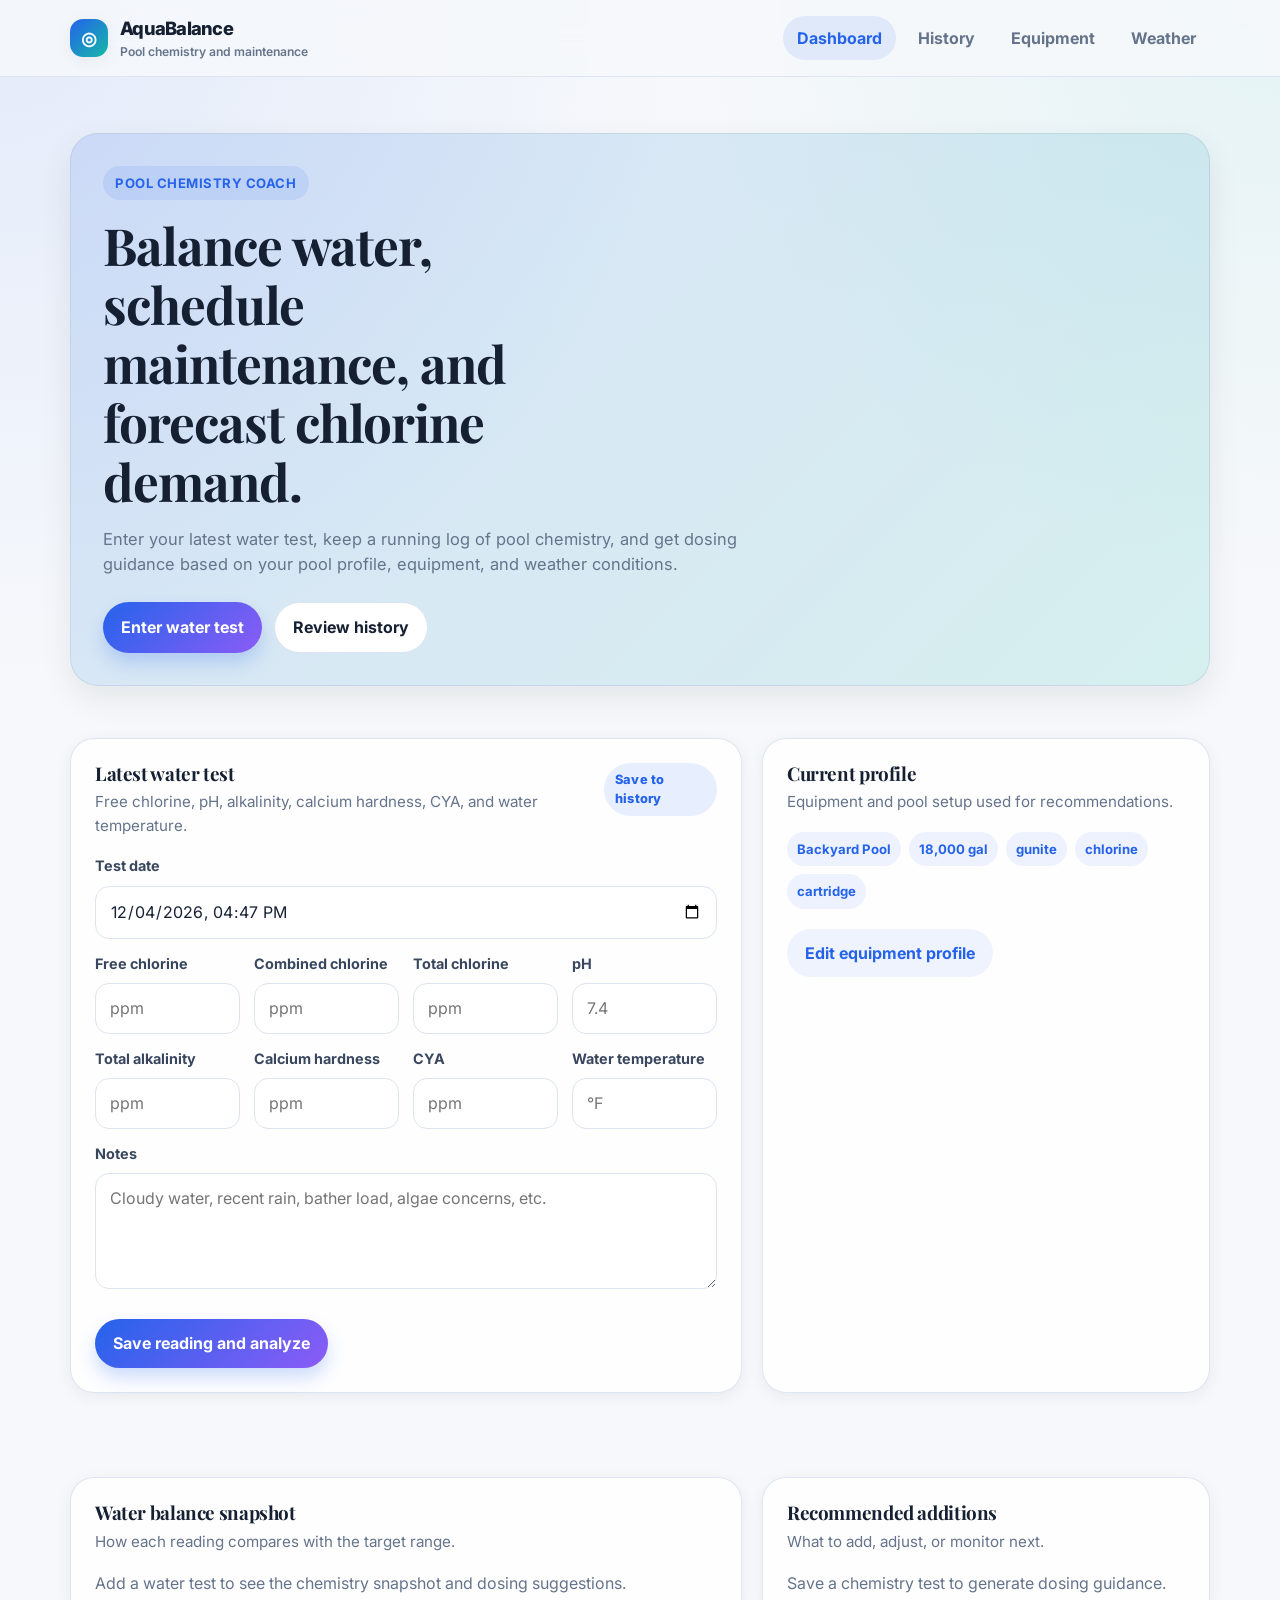
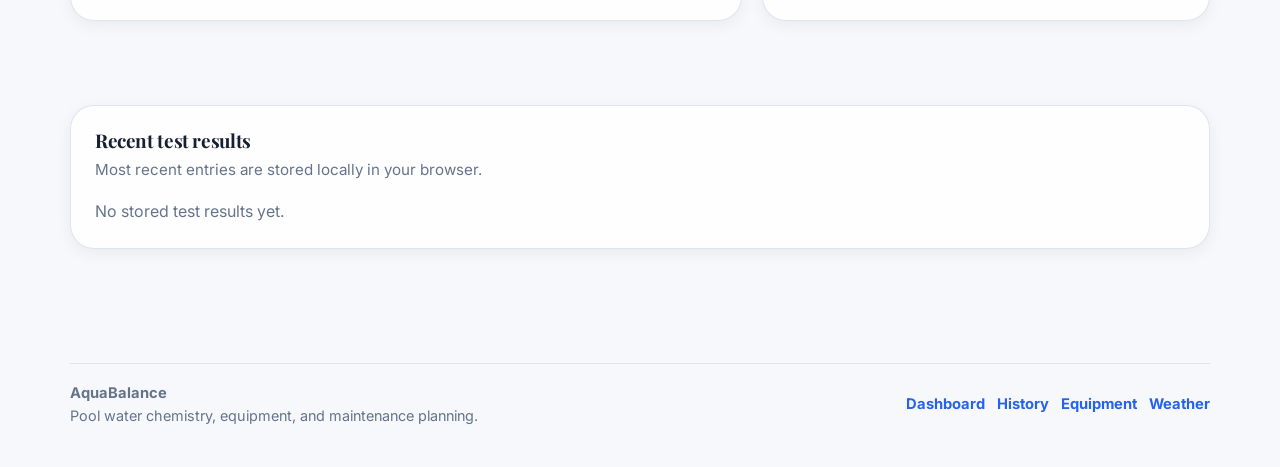
<file: index.html>
<!DOCTYPE html>
<html lang="en">
<head>
  <meta charset="UTF-8" />
  <meta name="viewport" content="width=device-width, initial-scale=1.0" />
  <title>AquaBalance — Pool Water Chemistry Coach</title>
  <link rel="stylesheet" href="style.css" />
  <script defer src="app.js"></script>
</head>
<body data-page="dashboard">
  <header class="app-header">
    <div class="container nav-shell">
      <a class="brand" href="index.html">
        <span class="brand-mark">◎</span>
        <span>
          AquaBalance
          <small>Pool chemistry and maintenance</small>
        </span>
      </a>
      <button class="nav-toggle" type="button" aria-label="Toggle navigation" data-nav-toggle>
        <span></span><span></span><span></span>
      </button>
      <nav class="nav" data-nav-menu>
        <a class="active" data-nav-link href="index.html">Dashboard</a>
        <a data-nav-link href="menu.html">History</a>
        <a data-nav-link href="prices.html">Equipment</a>
        <a data-nav-link href="contact.html">Weather</a>
      </nav>
    </div>
  </header>

  <main class="container">
    <section class="hero">
      <div class="hero-card">
        <span class="eyebrow">Pool chemistry coach</span>
        <h1>Balance water, schedule maintenance, and forecast chlorine demand.</h1>
        <p>Enter your latest water test, keep a running log of pool chemistry, and get dosing guidance based on your pool profile, equipment, and weather conditions.</p>
        <div class="hero-actions">
          <a class="btn" href="#chemistry-form">Enter water test</a>
          <a class="btn-secondary" href="menu.html">Review history</a>
        </div>
      </div>
    </section>

    <section class="section">
      <div class="dashboard-grid two-up">
        <article class="panel">
          <div class="panel-header">
            <div class="panel-title">
              <h2>Latest water test</h2>
              <p>Free chlorine, pH, alkalinity, calcium hardness, CYA, and water temperature.</p>
            </div>
            <span class="badge neutral">Save to history</span>
          </div>

          <form id="chemistry-form" class="form-grid">
            <div class="field span-12">
              <label for="test-date">Test date</label>
              <input id="test-date" name="date" type="datetime-local" />
            </div>
            <div class="field span-3">
              <label for="free-chlorine">Free chlorine</label>
              <input id="free-chlorine" name="freeChlorine" type="number" step="0.1" min="0" placeholder="ppm" required />
            </div>
            <div class="field span-3">
              <label for="combined-chlorine">Combined chlorine</label>
              <input id="combined-chlorine" name="combinedChlorine" type="number" step="0.1" min="0" placeholder="ppm" />
            </div>
            <div class="field span-3">
              <label for="total-chlorine">Total chlorine</label>
              <input id="total-chlorine" name="totalChlorine" type="number" step="0.1" min="0" placeholder="ppm" />
            </div>
            <div class="field span-3">
              <label for="pH">pH</label>
              <input id="pH" name="pH" type="number" step="0.01" min="6" max="8.5" placeholder="7.4" required />
            </div>
            <div class="field span-3">
              <label for="total-alkalinity">Total alkalinity</label>
              <input id="total-alkalinity" name="totalAlkalinity" type="number" step="1" min="0" placeholder="ppm" required />
            </div>
            <div class="field span-3">
              <label for="calcium-hardness">Calcium hardness</label>
              <input id="calcium-hardness" name="calciumHardness" type="number" step="1" min="0" placeholder="ppm" required />
            </div>
            <div class="field span-3">
              <label for="cya">CYA</label>
              <input id="cya" name="cya" type="number" step="1" min="0" placeholder="ppm" required />
            </div>
            <div class="field span-3">
              <label for="water-temp">Water temperature</label>
              <input id="water-temp" name="waterTemp" type="number" step="0.1" min="32" max="100" placeholder="°F" />
            </div>
            <div class="field span-12">
              <label for="reading-notes">Notes</label>
              <textarea id="reading-notes" name="notes" placeholder="Cloudy water, recent rain, bather load, algae concerns, etc."></textarea>
            </div>
            <div class="span-12 action-row">
              <button class="btn" type="submit">Save reading and analyze</button>
            </div>
          </form>
        </article>

        <aside class="panel">
          <div class="panel-header">
            <div class="panel-title">
              <h2>Current profile</h2>
              <p>Equipment and pool setup used for recommendations.</p>
            </div>
          </div>
          <div id="profile-brief" class="stack"></div>
          <div class="section-gap">
            <a class="btn-ghost" href="prices.html">Edit equipment profile</a>
          </div>
        </aside>
      </div>
    </section>

    <section class="section">
      <div class="dashboard-grid two-up">
        <article class="panel">
          <div class="panel-header">
            <div class="panel-title">
              <h2>Water balance snapshot</h2>
              <p>How each reading compares with the target range.</p>
            </div>
          </div>
          <div id="water-snapshot"></div>
        </article>

        <article class="panel">
          <div class="panel-header">
            <div class="panel-title">
              <h2>Recommended additions</h2>
              <p>What to add, adjust, or monitor next.</p>
            </div>
          </div>
          <div id="recommendations-list" class="recommendation-list"></div>
        </article>
      </div>
    </section>

    <section class="section">
      <article class="panel">
        <div class="panel-header">
          <div class="panel-title">
            <h2>Recent test results</h2>
            <p>Most recent entries are stored locally in your browser.</p>
          </div>
        </div>
        <div id="recent-tests"></div>
      </article>
    </section>
  </main>

  <footer class="footer">
    <div class="container footer-card">
      <div>
        <strong>AquaBalance</strong>
        <div class="helper">Pool water chemistry, equipment, and maintenance planning.</div>
      </div>
      <div class="footer-links">
        <a href="index.html">Dashboard</a>
        <a href="menu.html">History</a>
        <a href="prices.html">Equipment</a>
        <a href="contact.html">Weather</a>
      </div>
    </div>
  </footer>
</body>
</html>
</file>
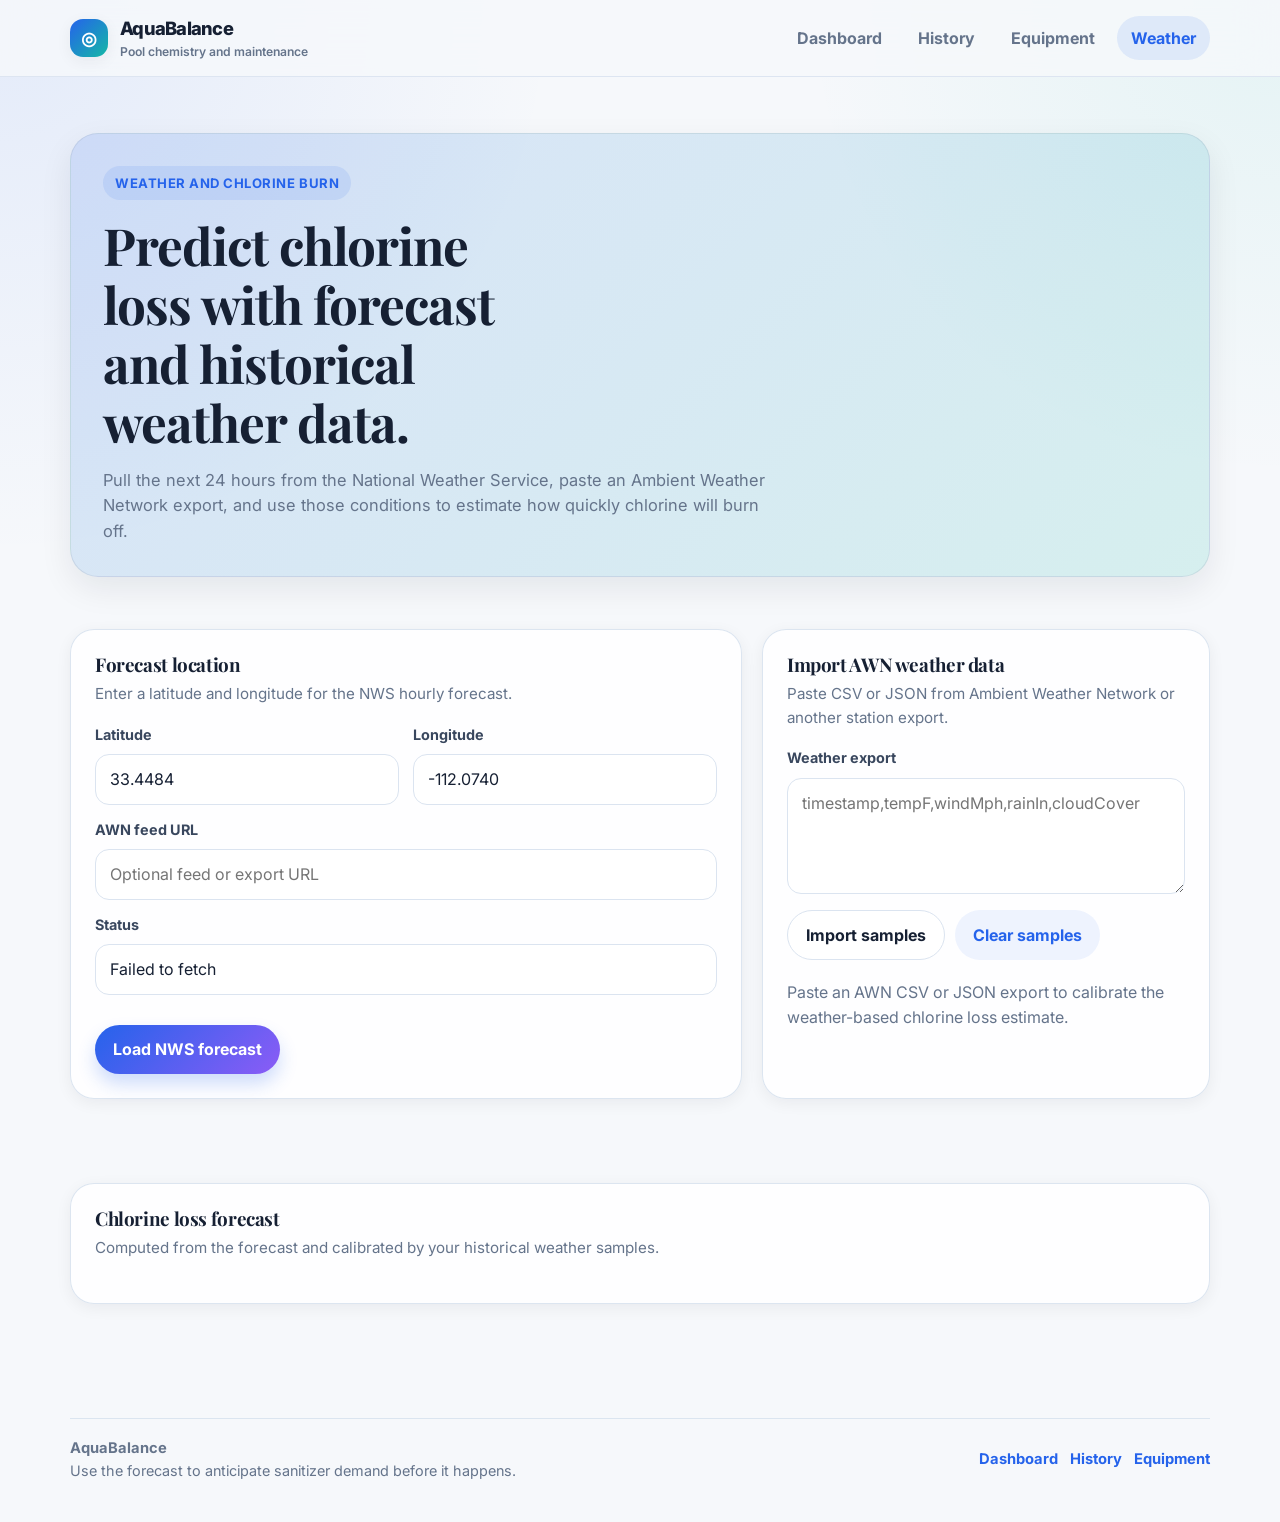
<file: contact.html>
<!DOCTYPE html>
<html lang="en">
<head>
  <meta charset="UTF-8" />
  <meta name="viewport" content="width=device-width, initial-scale=1.0" />
  <title>AquaBalance — Weather Intelligence</title>
  <link rel="stylesheet" href="style.css" />
  <script defer src="app.js"></script>
</head>
<body data-page="weather">
  <header class="app-header">
    <div class="container nav-shell">
      <a class="brand" href="index.html">
        <span class="brand-mark">◎</span>
        <span>AquaBalance <small>Pool chemistry and maintenance</small></span>
      </a>
      <button class="nav-toggle" type="button" aria-label="Toggle navigation" data-nav-toggle>
        <span></span><span></span><span></span>
      </button>
      <nav class="nav" data-nav-menu>
        <a data-nav-link href="index.html">Dashboard</a>
        <a data-nav-link href="menu.html">History</a>
        <a data-nav-link href="prices.html">Equipment</a>
        <a class="active" data-nav-link href="contact.html">Weather</a>
      </nav>
    </div>
  </header>

  <main class="container">
    <section class="hero">
      <div class="hero-card">
        <span class="eyebrow">Weather and chlorine burn</span>
        <h1>Predict chlorine loss with forecast and historical weather data.</h1>
        <p>Pull the next 24 hours from the National Weather Service, paste an Ambient Weather Network export, and use those conditions to estimate how quickly chlorine will burn off.</p>
      </div>
    </section>

    <section class="section">
      <div class="dashboard-grid two-up">
        <article class="panel">
          <div class="panel-header">
            <div class="panel-title">
              <h2>Forecast location</h2>
              <p>Enter a latitude and longitude for the NWS hourly forecast.</p>
            </div>
          </div>

          <form id="weather-form" class="form-grid">
            <div class="field span-6">
              <label for="nwsLatWeather">Latitude</label>
              <input id="nwsLatWeather" name="nwsLat" type="text" placeholder="33.4484" />
            </div>
            <div class="field span-6">
              <label for="nwsLonWeather">Longitude</label>
              <input id="nwsLonWeather" name="nwsLon" type="text" placeholder="-112.0740" />
            </div>
            <div class="field span-12">
              <label for="awnFeedUrlWeather">AWN feed URL</label>
              <input id="awnFeedUrlWeather" name="awnFeedUrl" type="url" placeholder="Optional feed or export URL" />
            </div>
            <div class="field span-12">
              <label for="weather-message">Status</label>
              <input id="weather-message" type="text" value="Ready to load weather data." readonly />
            </div>
            <div class="span-12 action-row">
              <button class="btn" id="weather-refresh" type="button">Load NWS forecast</button>
            </div>
          </form>
        </article>

        <aside class="panel">
          <div class="panel-header">
            <div class="panel-title">
              <h2>Import AWN weather data</h2>
              <p>Paste CSV or JSON from Ambient Weather Network or another station export.</p>
            </div>
          </div>
          <div class="field">
            <label for="awn-paste">Weather export</label>
            <textarea id="awn-paste" placeholder="timestamp,tempF,windMph,rainIn,cloudCover"></textarea>
          </div>
          <div class="action-row">
            <button class="btn-secondary" id="weather-import-button" type="button">Import samples</button>
            <button class="btn-ghost" id="weather-clear" type="button">Clear samples</button>
          </div>
          <div id="weather-import-output" class="section-gap"></div>
        </aside>
      </div>
    </section>

    <section class="section">
      <article class="panel">
        <div class="panel-header">
          <div class="panel-title">
            <h2>Chlorine loss forecast</h2>
            <p>Computed from the forecast and calibrated by your historical weather samples.</p>
          </div>
        </div>
        <div id="weather-summary"></div>
        <div id="forecast-list" class="section-gap"></div>
      </article>
    </section>
  </main>

  <footer class="footer">
    <div class="container footer-card">
      <div>
        <strong>AquaBalance</strong>
        <div class="helper">Use the forecast to anticipate sanitizer demand before it happens.</div>
      </div>
      <div class="footer-links">
        <a href="index.html">Dashboard</a>
        <a href="menu.html">History</a>
        <a href="prices.html">Equipment</a>
      </div>
    </div>
  </footer>
</body>
</html>
</file>
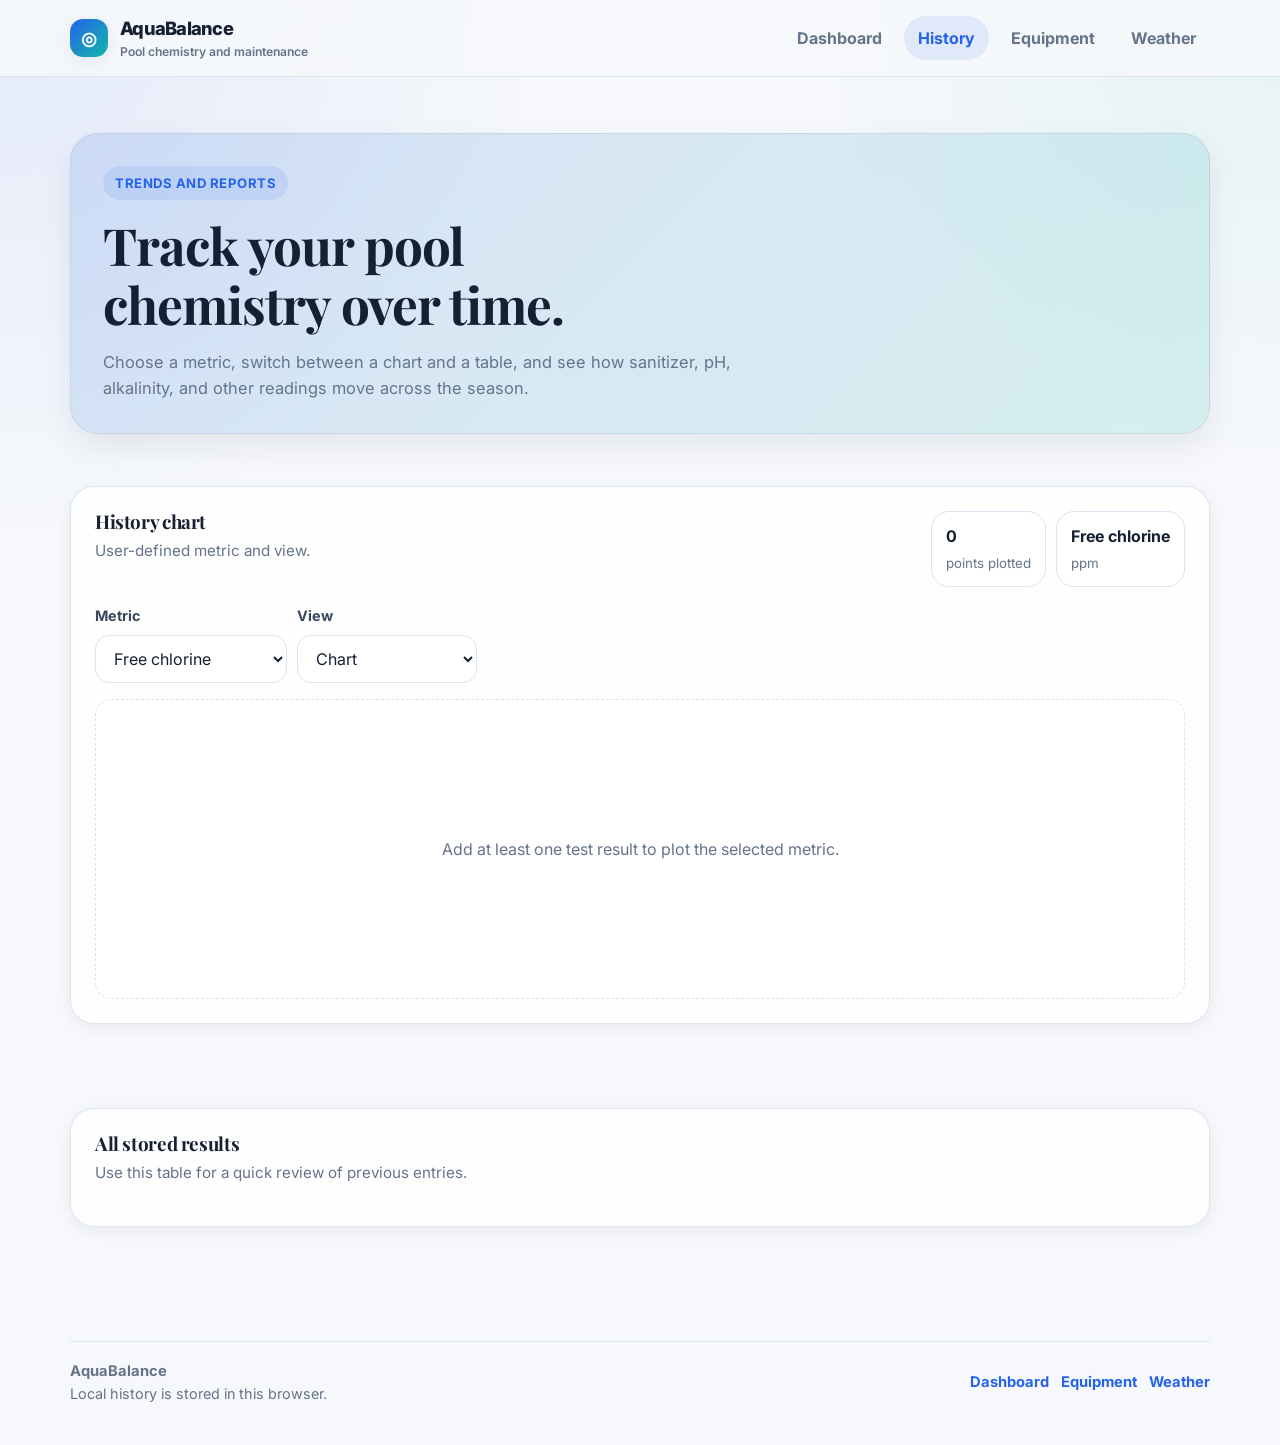
<file: menu.html>
<!DOCTYPE html>
<html lang="en">
<head>
  <meta charset="UTF-8" />
  <meta name="viewport" content="width=device-width, initial-scale=1.0" />
  <title>AquaBalance — History</title>
  <link rel="stylesheet" href="style.css" />
  <script defer src="app.js"></script>
</head>
<body data-page="history">
  <header class="app-header">
    <div class="container nav-shell">
      <a class="brand" href="index.html">
        <span class="brand-mark">◎</span>
        <span>AquaBalance <small>Pool chemistry and maintenance</small></span>
      </a>
      <button class="nav-toggle" type="button" aria-label="Toggle navigation" data-nav-toggle>
        <span></span><span></span><span></span>
      </button>
      <nav class="nav" data-nav-menu>
        <a data-nav-link href="index.html">Dashboard</a>
        <a class="active" data-nav-link href="menu.html">History</a>
        <a data-nav-link href="prices.html">Equipment</a>
        <a data-nav-link href="contact.html">Weather</a>
      </nav>
    </div>
  </header>

  <main class="container">
    <section class="hero">
      <div class="hero-card">
        <span class="eyebrow">Trends and reports</span>
        <h1>Track your pool chemistry over time.</h1>
        <p>Choose a metric, switch between a chart and a table, and see how sanitizer, pH, alkalinity, and other readings move across the season.</p>
      </div>
    </section>

    <section class="section">
      <article class="panel">
        <div class="panel-header">
          <div class="panel-title">
            <h2>History chart</h2>
            <p>User-defined metric and view.</p>
          </div>
          <div id="history-summary"></div>
        </div>

        <div class="chart-toolbar">
          <div class="field">
            <label for="history-metric">Metric</label>
            <select id="history-metric">
              <option value="freeChlorine">Free chlorine</option>
              <option value="combinedChlorine">Combined chlorine</option>
              <option value="totalChlorine">Total chlorine</option>
              <option value="pH">pH</option>
              <option value="totalAlkalinity">Total alkalinity</option>
              <option value="calciumHardness">Calcium hardness</option>
              <option value="cya">CYA</option>
              <option value="waterTemp">Water temperature</option>
            </select>
          </div>
          <div class="field">
            <label for="history-view">View</label>
            <select id="history-view">
              <option value="chart">Chart</option>
              <option value="table">Table</option>
            </select>
          </div>
        </div>

        <div id="history-chart"></div>
      </article>
    </section>

    <section class="section">
      <article class="panel">
        <div class="panel-header">
          <div class="panel-title">
            <h2>All stored results</h2>
            <p>Use this table for a quick review of previous entries.</p>
          </div>
        </div>
        <div id="history-table"></div>
      </article>
    </section>
  </main>

  <footer class="footer">
    <div class="container footer-card">
      <div>
        <strong>AquaBalance</strong>
        <div class="helper">Local history is stored in this browser.</div>
      </div>
      <div class="footer-links">
        <a href="index.html">Dashboard</a>
        <a href="prices.html">Equipment</a>
        <a href="contact.html">Weather</a>
      </div>
    </div>
  </footer>
</body>
</html>
</file>
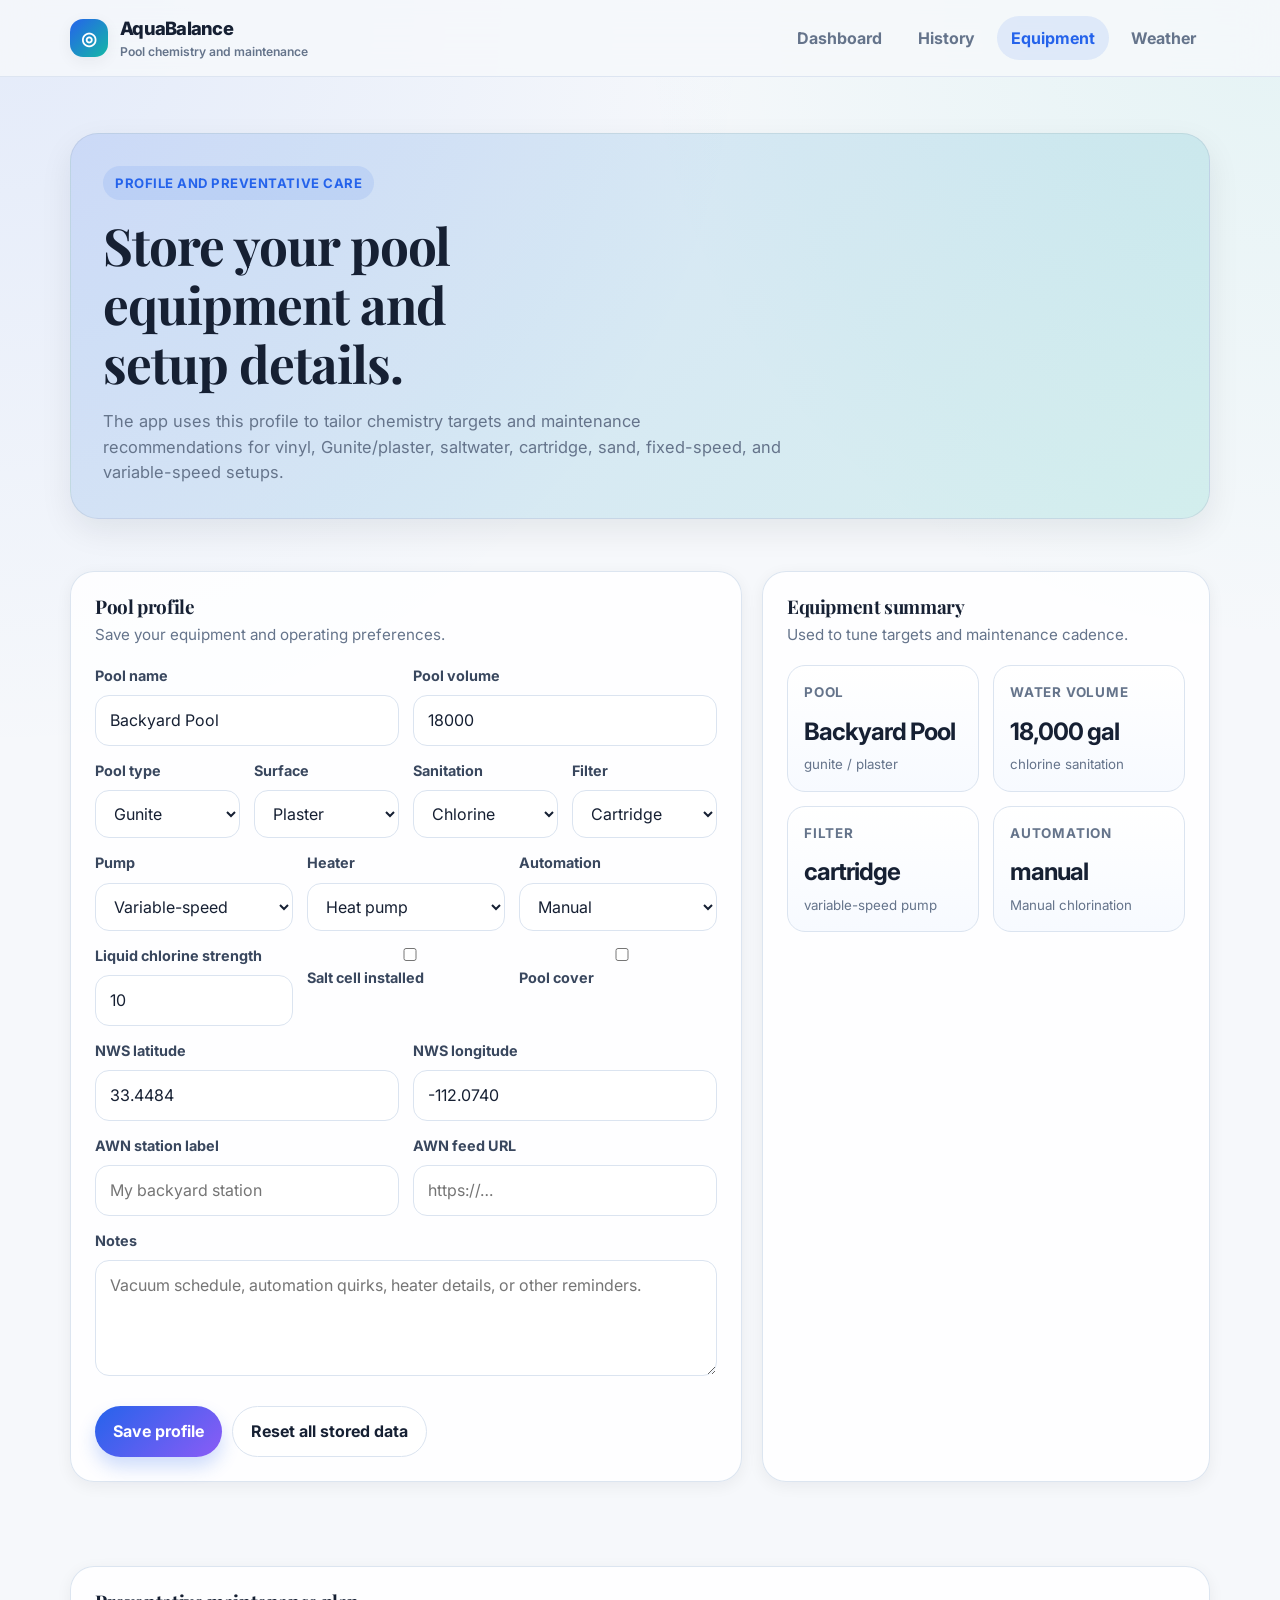
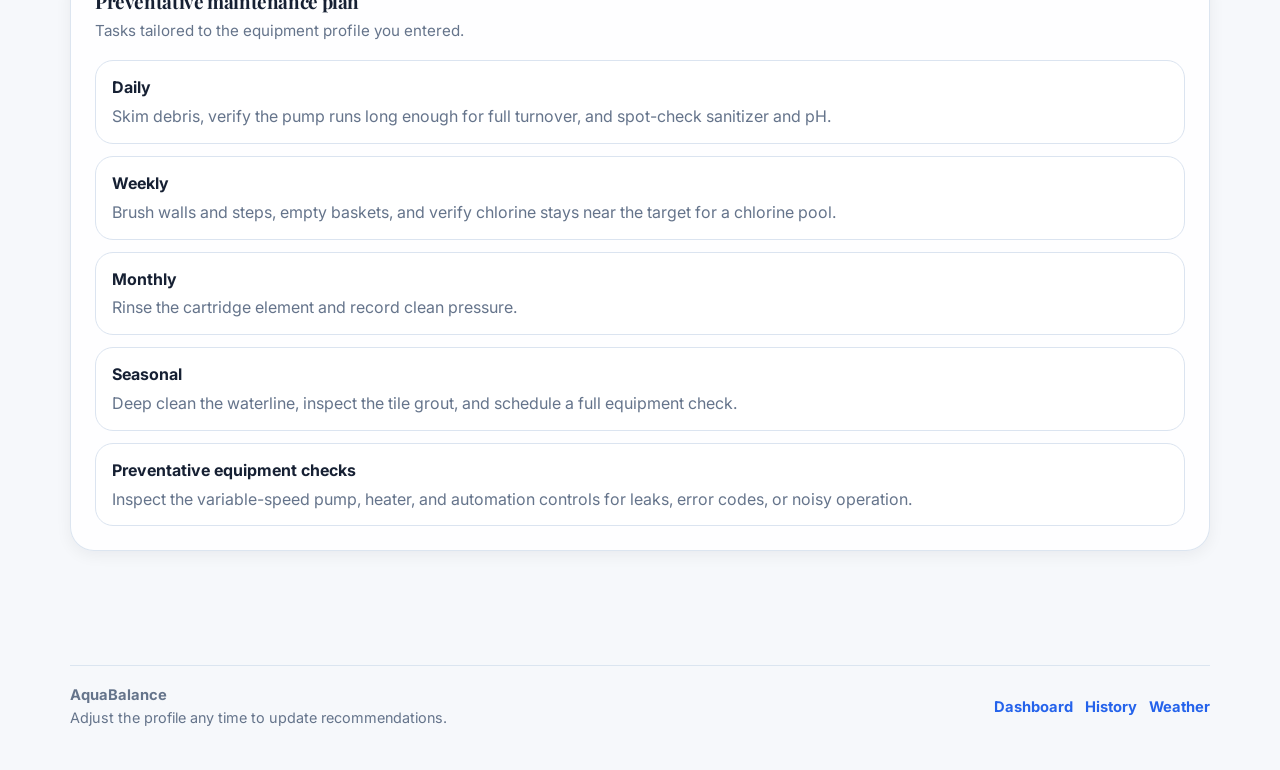
<file: prices.html>
<!DOCTYPE html>
<html lang="en">
<head>
  <meta charset="UTF-8" />
  <meta name="viewport" content="width=device-width, initial-scale=1.0" />
  <title>AquaBalance — Equipment Profile</title>
  <link rel="stylesheet" href="style.css" />
  <script defer src="app.js"></script>
</head>
<body data-page="equipment">
  <header class="app-header">
    <div class="container nav-shell">
      <a class="brand" href="index.html">
        <span class="brand-mark">◎</span>
        <span>AquaBalance <small>Pool chemistry and maintenance</small></span>
      </a>
      <button class="nav-toggle" type="button" aria-label="Toggle navigation" data-nav-toggle>
        <span></span><span></span><span></span>
      </button>
      <nav class="nav" data-nav-menu>
        <a data-nav-link href="index.html">Dashboard</a>
        <a data-nav-link href="menu.html">History</a>
        <a class="active" data-nav-link href="prices.html">Equipment</a>
        <a data-nav-link href="contact.html">Weather</a>
      </nav>
    </div>
  </header>

  <main class="container">
    <section class="hero">
      <div class="hero-card">
        <span class="eyebrow">Profile and preventative care</span>
        <h1>Store your pool equipment and setup details.</h1>
        <p>The app uses this profile to tailor chemistry targets and maintenance recommendations for vinyl, Gunite/plaster, saltwater, cartridge, sand, fixed-speed, and variable-speed setups.</p>
      </div>
    </section>

    <section class="section">
      <div class="dashboard-grid two-up">
        <article class="panel">
          <div class="panel-header">
            <div class="panel-title">
              <h2>Pool profile</h2>
              <p>Save your equipment and operating preferences.</p>
            </div>
          </div>
          <form id="profile-form" class="form-grid">
            <div class="field span-6">
              <label for="poolName">Pool name</label>
              <input id="poolName" name="poolName" type="text" placeholder="Backyard pool" />
            </div>
            <div class="field span-6">
              <label for="poolVolumeGallons">Pool volume</label>
              <input id="poolVolumeGallons" name="poolVolumeGallons" type="number" min="1000" step="1" placeholder="gallons" required />
            </div>
            <div class="field span-3">
              <label for="poolType">Pool type</label>
              <select id="poolType" name="poolType">
                <option value="vinyl">Vinyl</option>
                <option value="fiberglass">Fiberglass</option>
                <option value="gunite">Gunite</option>
                <option value="plaster">Plaster</option>
              </select>
            </div>
            <div class="field span-3">
              <label for="surfaceType">Surface</label>
              <select id="surfaceType" name="surfaceType">
                <option value="vinyl">Vinyl</option>
                <option value="fiberglass">Fiberglass</option>
                <option value="gunite">Gunite</option>
                <option value="plaster">Plaster</option>
              </select>
            </div>
            <div class="field span-3">
              <label for="sanitationType">Sanitation</label>
              <select id="sanitationType" name="sanitationType">
                <option value="chlorine">Chlorine</option>
                <option value="salt">Saltwater</option>
              </select>
            </div>
            <div class="field span-3">
              <label for="filterType">Filter</label>
              <select id="filterType" name="filterType">
                <option value="cartridge">Cartridge</option>
                <option value="sand">Sand</option>
                <option value="dE">D.E.</option>
              </select>
            </div>
            <div class="field span-4">
              <label for="pumpType">Pump</label>
              <select id="pumpType" name="pumpType">
                <option value="fixed-speed">Fixed-speed</option>
                <option value="variable-speed">Variable-speed</option>
                <option value="two-speed">Two-speed</option>
              </select>
            </div>
            <div class="field span-4">
              <label for="heaterType">Heater</label>
              <select id="heaterType" name="heaterType">
                <option value="none">None</option>
                <option value="gas">Gas</option>
                <option value="heat-pump">Heat pump</option>
                <option value="solar">Solar</option>
              </select>
            </div>
            <div class="field span-4">
              <label for="automationLevel">Automation</label>
              <select id="automationLevel" name="automationLevel">
                <option value="manual">Manual</option>
                <option value="basic">Basic controller</option>
                <option value="smart">Smart controller</option>
              </select>
            </div>
            <div class="field span-4">
              <label for="chlorineStrength">Liquid chlorine strength</label>
              <input id="chlorineStrength" name="chlorineStrength" type="number" min="1" step="0.1" placeholder="10" required />
            </div>
            <div class="field span-4">
              <label><input type="checkbox" id="hasSaltCell" name="hasSaltCell" /> Salt cell installed</label>
            </div>
            <div class="field span-4">
              <label><input type="checkbox" id="hasCover" name="hasCover" /> Pool cover</label>
            </div>
            <div class="field span-6">
              <label for="nwsLat">NWS latitude</label>
              <input id="nwsLat" name="nwsLat" type="text" placeholder="Latitude" />
            </div>
            <div class="field span-6">
              <label for="nwsLon">NWS longitude</label>
              <input id="nwsLon" name="nwsLon" type="text" placeholder="Longitude" />
            </div>
            <div class="field span-6">
              <label for="awnLabel">AWN station label</label>
              <input id="awnLabel" name="awnLabel" type="text" placeholder="My backyard station" />
            </div>
            <div class="field span-6">
              <label for="awnFeedUrl">AWN feed URL</label>
              <input id="awnFeedUrl" name="awnFeedUrl" type="url" placeholder="https://…" />
            </div>
            <div class="field span-12">
              <label for="ownerNotes">Notes</label>
              <textarea id="ownerNotes" name="ownerNotes" placeholder="Vacuum schedule, automation quirks, heater details, or other reminders."></textarea>
            </div>
            <div class="span-12 action-row">
              <button class="btn" type="submit">Save profile</button>
              <button class="btn-secondary" id="reset-app" type="button">Reset all stored data</button>
            </div>
          </form>
        </article>

        <aside class="panel">
          <div class="panel-header">
            <div class="panel-title">
              <h2>Equipment summary</h2>
              <p>Used to tune targets and maintenance cadence.</p>
            </div>
          </div>
          <div id="equipment-summary"></div>
        </aside>
      </div>
    </section>

    <section class="section">
      <article class="panel">
        <div class="panel-header">
          <div class="panel-title">
            <h2>Preventative maintenance plan</h2>
            <p>Tasks tailored to the equipment profile you entered.</p>
          </div>
        </div>
        <div id="maintenance-plan" class="maintenance-list"></div>
      </article>
    </section>
  </main>

  <footer class="footer">
    <div class="container footer-card">
      <div>
        <strong>AquaBalance</strong>
        <div class="helper">Adjust the profile any time to update recommendations.</div>
      </div>
      <div class="footer-links">
        <a href="index.html">Dashboard</a>
        <a href="menu.html">History</a>
        <a href="contact.html">Weather</a>
      </div>
    </div>
  </footer>
</body>
</html>
</file>
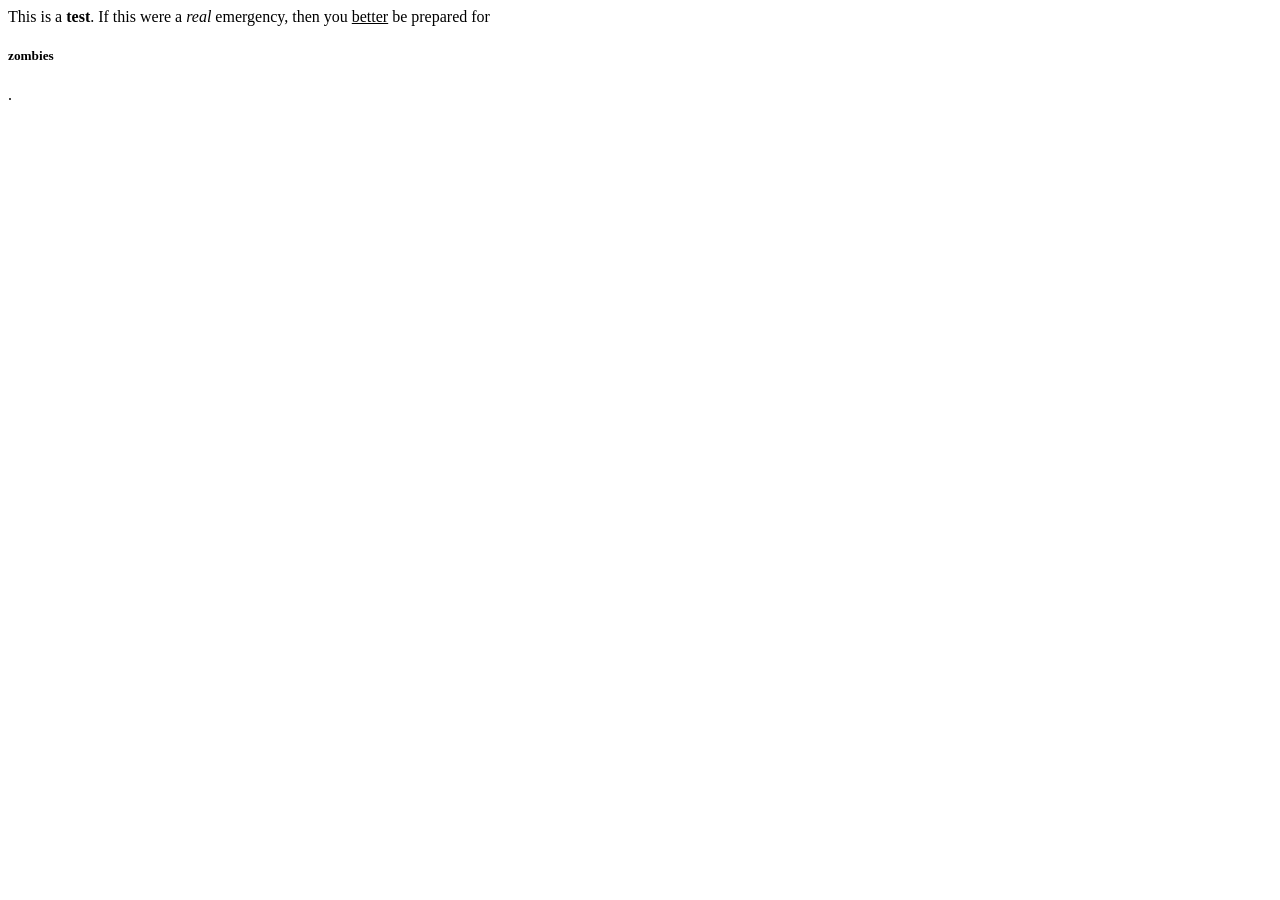
<file: test.html>
<html>
  <head>
    <title>Test</title>
  </head>
  <body>
    <p>This is a <b>test</b>. If this were a <i>real</i> emergency, then you <u>better</u> be prepared for <h5>zombies</h5>.</p>
  </body>
</html>
</file>
<file: style.css>
@import url('https://fonts.googleapis.com/css2?family=Inter:wght@400;500;600;700;800&family=Playfair+Display:wght@600;700&display=swap');

:root {
  --bg: #f6f8fb;
  --panel: #ffffff;
  --text: #162033;
  --muted: #65748b;
  --border: #dbe4f0;
  --brand: #2563eb;
  --brand-2: #14b8a6;
  --accent: #8b5cf6;
  --warn: #f59e0b;
  --danger: #dc2626;
  --good: #059669;
  --shadow: 0 12px 32px rgba(15, 23, 42, .08);
  --shadow-soft: 0 4px 16px rgba(15, 23, 42, .06);
  --radius: 18px;
}

*,
*::before,
*::after {
  box-sizing: border-box;
}

html {
  scroll-behavior: smooth;
}

body {
  margin: 0;
  font-family: 'Inter', sans-serif;
  color: var(--text);
  background:
    radial-gradient(circle at top left, rgba(37, 99, 235, .09), transparent 28%),
    radial-gradient(circle at top right, rgba(20, 184, 166, .08), transparent 24%),
    var(--bg);
  line-height: 1.55;
}

h1,
h2,
h3,
h4 {
  margin: 0;
  line-height: 1.15;
  letter-spacing: -0.02em;
}

h1,
h2 {
  font-family: 'Playfair Display', serif;
}

p {
  margin: 0;
}

a {
  color: inherit;
  text-decoration: none;
}

button,
input,
select,
textarea {
  font: inherit;
}

img {
  max-width: 100%;
  display: block;
}

.container {
  width: min(1140px, calc(100% - 32px));
  margin: 0 auto;
}

.section {
  padding: 28px 0 56px;
}

.hero {
  padding: 56px 0 24px;
}

.hero-card {
  background: linear-gradient(135deg, rgba(37, 99, 235, .14), rgba(20, 184, 166, .14));
  border: 1px solid rgba(148, 163, 184, .25);
  border-radius: 28px;
  padding: 32px;
  box-shadow: var(--shadow);
}

.eyebrow {
  display: inline-flex;
  align-items: center;
  gap: 8px;
  padding: 7px 12px;
  border-radius: 999px;
  background: rgba(37, 99, 235, .10);
  color: var(--brand);
  font-weight: 700;
  font-size: .82rem;
  letter-spacing: .04em;
  text-transform: uppercase;
}

.hero h1 {
  font-size: clamp(2.2rem, 4vw, 3.8rem);
  margin-top: 16px;
  max-width: 14ch;
}

.hero p {
  color: var(--muted);
  max-width: 68ch;
  margin-top: 16px;
  font-size: 1.03rem;
}

.hero-actions {
  display: flex;
  flex-wrap: wrap;
  gap: 12px;
  margin-top: 24px;
}

.btn,
.btn-secondary,
.btn-ghost {
  border: 0;
  border-radius: 999px;
  padding: 12px 18px;
  font-weight: 700;
  cursor: pointer;
  transition: transform .2s ease, box-shadow .2s ease, background .2s ease, color .2s ease;
  display: inline-flex;
  align-items: center;
  justify-content: center;
  gap: 8px;
}

.btn {
  color: #fff;
  background: linear-gradient(135deg, var(--brand), var(--accent));
  box-shadow: 0 10px 18px rgba(37, 99, 235, .22);
}

.btn:hover,
.btn-secondary:hover,
.btn-ghost:hover {
  transform: translateY(-1px);
}

.btn-secondary {
  color: var(--text);
  background: #fff;
  border: 1px solid var(--border);
}

.btn-ghost {
  color: var(--brand);
  background: rgba(37, 99, 235, .07);
}

.app-header {
  position: sticky;
  top: 0;
  z-index: 40;
  backdrop-filter: blur(18px);
  background: rgba(246, 248, 251, .84);
  border-bottom: 1px solid rgba(219, 228, 240, .9);
}

.nav-shell {
  display: flex;
  align-items: center;
  justify-content: space-between;
  gap: 18px;
  min-height: 76px;
}

.brand {
  display: inline-flex;
  align-items: center;
  gap: 12px;
  font-weight: 800;
  letter-spacing: -0.04em;
  font-size: 1.15rem;
}

.brand-mark {
  width: 38px;
  height: 38px;
  border-radius: 13px;
  display: grid;
  place-items: center;
  color: #fff;
  background: linear-gradient(135deg, var(--brand), var(--brand-2));
  box-shadow: var(--shadow-soft);
}

.brand small {
  display: block;
  font-size: .76rem;
  color: var(--muted);
  font-weight: 600;
  letter-spacing: 0;
}

.nav-toggle {
  display: none;
  border: 1px solid var(--border);
  background: #fff;
  border-radius: 12px;
  width: 44px;
  height: 44px;
  padding: 0;
  align-items: center;
  justify-content: center;
  gap: 4px;
}

.nav-toggle span {
  display: block;
  width: 18px;
  height: 2px;
  border-radius: 999px;
  background: var(--text);
}

.nav {
  display: flex;
  align-items: center;
  gap: 8px;
}

.nav a {
  color: var(--muted);
  font-weight: 700;
  border-radius: 999px;
  padding: 10px 14px;
  transition: background .2s ease, color .2s ease;
}

.nav a:hover,
.nav a.active {
  background: rgba(37, 99, 235, .10);
  color: var(--brand);
}

.dashboard-grid {
  display: grid;
  gap: 20px;
}

.dashboard-grid.two-up {
  grid-template-columns: minmax(0, 1.35fr) minmax(300px, .9fr);
}

.dashboard-grid.three-up {
  grid-template-columns: repeat(3, minmax(0, 1fr));
}

.stack {
  display: grid;
  gap: 12px;
}

.panel {
  background: rgba(255, 255, 255, .82);
  border: 1px solid rgba(219, 228, 240, .95);
  border-radius: 24px;
  padding: 24px;
  box-shadow: var(--shadow-soft);
}

.panel h2,
.panel h3 {
  font-size: 1.18rem;
}

.panel-header {
  display: flex;
  align-items: flex-start;
  justify-content: space-between;
  gap: 16px;
  margin-bottom: 18px;
}

.panel-title {
  display: grid;
  gap: 6px;
}

.panel-title p {
  color: var(--muted);
  font-size: .95rem;
}

.badge {
  display: inline-flex;
  align-items: center;
  gap: 8px;
  padding: 7px 11px;
  border-radius: 999px;
  font-size: .8rem;
  font-weight: 800;
  letter-spacing: .02em;
}

.badge.good {
  background: rgba(5, 150, 105, .10);
  color: var(--good);
}

.badge.warn {
  background: rgba(245, 158, 11, .12);
  color: #b45309;
}

.badge.bad {
  background: rgba(220, 38, 38, .10);
  color: var(--danger);
}

.badge.neutral {
  background: rgba(37, 99, 235, .10);
  color: var(--brand);
}

.summary-grid {
  display: grid;
  grid-template-columns: repeat(auto-fit, minmax(180px, 1fr));
  gap: 14px;
}

.metric {
  background: linear-gradient(180deg, #fff, #f7faff);
  border: 1px solid var(--border);
  border-radius: 18px;
  padding: 16px;
}

.metric span {
  display: block;
  color: var(--muted);
  font-size: .84rem;
  font-weight: 700;
  text-transform: uppercase;
  letter-spacing: .06em;
}

.metric strong {
  display: block;
  margin-top: 10px;
  font-size: 1.5rem;
  letter-spacing: -0.04em;
}

.metric small {
  display: block;
  margin-top: 4px;
  color: var(--muted);
}

.form-grid {
  display: grid;
  grid-template-columns: repeat(12, minmax(0, 1fr));
  gap: 14px;
}

.field {
  display: grid;
  gap: 8px;
}

.field label {
  font-size: .9rem;
  font-weight: 700;
  color: #39475e;
}

.field input,
.field select,
.field textarea {
  width: 100%;
  border: 1px solid var(--border);
  border-radius: 14px;
  background: #fff;
  color: var(--text);
  padding: 12px 14px;
  transition: border-color .2s ease, box-shadow .2s ease;
}

.field textarea {
  min-height: 116px;
  resize: vertical;
}

.field input:focus,
.field select:focus,
.field textarea:focus {
  outline: 0;
  border-color: rgba(37, 99, 235, .65);
  box-shadow: 0 0 0 4px rgba(37, 99, 235, .12);
}

.span-12 { grid-column: span 12; }
.span-6 { grid-column: span 6; }
.span-4 { grid-column: span 4; }
.span-3 { grid-column: span 3; }

.action-row {
  display: flex;
  flex-wrap: wrap;
  gap: 10px;
  margin-top: 16px;
}

.recommendation-list,
.maintenance-list,
.weather-list {
  display: grid;
  gap: 12px;
}

.recommendation {
  border: 1px solid var(--border);
  border-radius: 18px;
  padding: 14px 16px;
  background: #fff;
}

.recommendation strong,
.maintenance-item strong {
  display: block;
  margin-bottom: 4px;
}

.recommendation p,
.maintenance-item p,
.note {
  color: var(--muted);
}

.chip-row {
  display: flex;
  flex-wrap: wrap;
  gap: 8px;
}

.chip {
  display: inline-flex;
  align-items: center;
  gap: 6px;
  padding: 7px 10px;
  border-radius: 999px;
  background: rgba(37, 99, 235, .08);
  color: var(--brand);
  font-weight: 700;
  font-size: .82rem;
}

.chip.good {
  background: rgba(5, 150, 105, .10);
  color: var(--good);
}

.chip.warn {
  background: rgba(245, 158, 11, .14);
  color: #b45309;
}

.chip.bad {
  background: rgba(220, 38, 38, .10);
  color: var(--danger);
}

.table-wrap {
  overflow: auto;
  border-radius: 18px;
  border: 1px solid var(--border);
  background: #fff;
}

table {
  width: 100%;
  border-collapse: collapse;
  min-width: 720px;
}

th,
td {
  text-align: left;
  padding: 12px 14px;
  border-bottom: 1px solid var(--border);
  vertical-align: top;
}

th {
  background: #f8fbff;
  color: #405069;
  font-size: .82rem;
  text-transform: uppercase;
  letter-spacing: .05em;
}

tbody tr:hover {
  background: #fbfdff;
}

.table-actions button {
  border: 0;
  border-radius: 999px;
  padding: 8px 10px;
  cursor: pointer;
  font-weight: 700;
  background: rgba(220, 38, 38, .10);
  color: var(--danger);
}

.chart-toolbar {
  display: flex;
  flex-wrap: wrap;
  gap: 10px;
  margin-bottom: 16px;
}

.chart-toolbar .field {
  min-width: 180px;
}

.chart-shell {
  border: 1px solid var(--border);
  border-radius: 18px;
  background: linear-gradient(180deg, #fff, #f7fbff);
  padding: 14px;
}

.chart-empty {
  min-height: 300px;
  display: grid;
  place-items: center;
  color: var(--muted);
  border: 1px dashed var(--border);
  border-radius: 16px;
  background: rgba(255, 255, 255, .65);
}

.chart svg {
  width: 100%;
  height: auto;
  display: block;
}

.forecast-grid {
  display: grid;
  grid-template-columns: repeat(auto-fit, minmax(190px, 1fr));
  gap: 12px;
}

.forecast-card {
  border: 1px solid var(--border);
  border-radius: 18px;
  padding: 14px;
  background: #fff;
}

.forecast-card time {
  display: block;
  font-size: .82rem;
  color: var(--muted);
  margin-bottom: 8px;
}

.forecast-card strong {
  display: block;
  font-size: 1rem;
  margin-bottom: 8px;
}

.forecast-card p {
  color: var(--muted);
  font-size: .92rem;
}

.footer {
  margin-top: 30px;
  padding: 28px 0 40px;
  color: var(--muted);
}

.footer-card {
  border-top: 1px solid rgba(219, 228, 240, .95);
  padding-top: 18px;
  display: flex;
  flex-wrap: wrap;
  justify-content: space-between;
  gap: 16px;
  align-items: center;
  font-size: .92rem;
}

.footer-links {
  display: flex;
  flex-wrap: wrap;
  gap: 12px;
}

.footer-links a {
  color: var(--brand);
  font-weight: 700;
}

.muted {
  color: var(--muted);
}

.helper {
  font-size: .9rem;
  color: var(--muted);
}

.status-line {
  display: flex;
  flex-wrap: wrap;
  gap: 10px;
}

.status-box {
  background: rgba(255, 255, 255, .9);
  border: 1px solid var(--border);
  border-radius: 18px;
  padding: 12px 14px;
}

.status-box strong {
  display: block;
  font-size: 1rem;
}

.status-box small {
  display: block;
  margin-top: 4px;
  color: var(--muted);
}

.section-gap {
  margin-top: 20px;
}

@media (max-width: 980px) {
  .dashboard-grid.two-up,
  .dashboard-grid.three-up {
    grid-template-columns: 1fr;
  }
}

@media (max-width: 760px) {
  .nav-toggle {
    display: inline-flex;
  }

  .nav {
    position: absolute;
    right: 16px;
    top: 76px;
    display: none;
    flex-direction: column;
    align-items: stretch;
    min-width: min(320px, calc(100vw - 32px));
    padding: 12px;
    border-radius: 20px;
    border: 1px solid var(--border);
    background: rgba(255, 255, 255, .98);
    box-shadow: var(--shadow);
  }

  .nav.open {
    display: flex;
  }

  .nav a {
    width: 100%;
  }

  .span-12,
  .span-6,
  .span-4,
  .span-3 {
    grid-column: span 12;
  }

  .hero-card,
  .panel {
    padding: 18px;
  }
}
</file>
